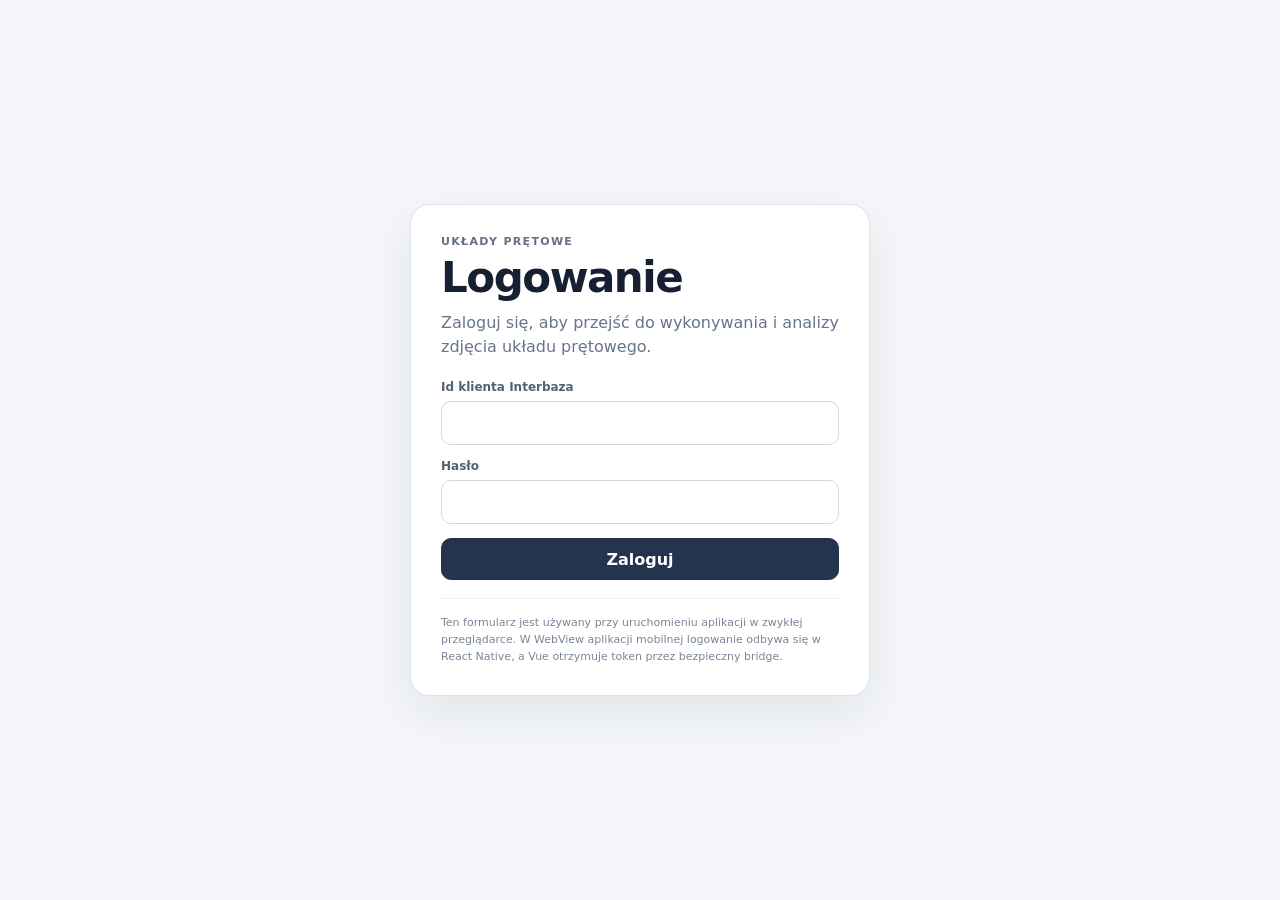
<file: index.html>
<!doctype html>
<html lang="pl">
  <head>
    <meta charset="UTF-8" />
    <meta name="viewport" content="width=device-width, initial-scale=1.0, viewport-fit=cover" />
    <meta name="theme-color" content="#ffffff" />
    <meta name="color-scheme" content="light" />
    <title>Układy prętowe</title>
    <script type="module" crossorigin src="./assets/index-4WZ3LdS_.js"></script>
    <link rel="stylesheet" crossorigin href="./assets/index-CuhpTHkO.css">
  </head>
  <body>
    <div id="app"></div>
  </body>
</html>
</file>
<file: assets/index-CuhpTHkO.css>
:root{font-family:Inter,ui-sans-serif,system-ui,-apple-system,BlinkMacSystemFont,Segoe UI,sans-serif;color:#172033;background:#f4f6f9;font-synthesis:none}*{box-sizing:border-box}body{margin:0;min-width:320px;background:#f4f6f9}button,textarea,input{font:inherit}button{cursor:pointer}.app-shell{min-height:100vh;padding:20px}.topbar{max-width:1800px;margin:0 auto 16px;display:flex;justify-content:space-between;align-items:flex-end;gap:24px}.topbar h1{margin:2px 0 4px;font-size:clamp(26px,3vw,42px);letter-spacing:-.035em}.topbar p,.panel-head p{margin:0;color:#697386}.eyebrow{text-transform:uppercase;letter-spacing:.12em;font-weight:800;font-size:11px;color:#657087}.top-actions{display:flex;gap:8px;flex-wrap:wrap}.button{border:1px solid #d6dce7;background:#fff;color:#22304a;border-radius:10px;min-height:42px;padding:0 14px;font-weight:750;display:inline-flex;align-items:center;justify-content:center}.button.primary{background:#24344f;color:#fff;border-color:#24344f}.button.full{width:100%}.file-button input{display:none}.layout{max-width:1800px;margin:0 auto;display:block}.panel,.canvas-card{background:#fff;border:1px solid #e0e5ed;border-radius:16px;box-shadow:0 8px 30px #1c273a0d}.panel{padding:16px}.right-panel{position:sticky;top:16px;max-height:calc(100vh - 32px);overflow:auto}.panel-head{display:flex;justify-content:space-between;align-items:flex-start;gap:10px;margin-bottom:12px}.panel-head h2{margin:1px 0 2px;font-size:20px}.text-button,.close-button{border:0;background:transparent;color:#455a7a;font-weight:750;padding:6px 8px;border-radius:8px}.close-button{font-size:23px;line-height:1}.schema-note{display:grid;gap:6px;background:#f6f8fb;border:1px solid #e5e9f0;padding:12px;border-radius:12px;margin-bottom:10px}.schema-note strong{font-size:12px}.schema-note code{white-space:normal;font-size:11px;color:#56647b}textarea{width:100%;min-height:470px;resize:vertical;border:1px solid #d7dde7;background:#101825;color:#dce7f7;border-radius:12px;padding:13px;font-family:SFMono-Regular,Consolas,monospace;font-size:12px;line-height:1.55;outline:none}textarea:focus{border-color:#6f86aa;box-shadow:0 0 0 3px #5a73991f}.alert{margin-top:10px;border-radius:10px;padding:10px 11px;font-size:12px}.alert.error{color:#8a2733;background:#fff0f2;border:1px solid #f4ccd2}.alert.ok{color:#226046;background:#eef9f3;border:1px solid #cfeadb}.canvas-card{overflow:hidden;min-width:0}.canvas-toolbar{padding:13px 15px;border-bottom:1px solid #e5e8ef;display:flex;justify-content:space-between;gap:12px;align-items:center}.canvas-toolbar strong{display:block}.canvas-toolbar span{display:block;color:#748097;font-size:12px;margin-top:2px}.zoom-controls{display:flex;border:1px solid #dce1e9;border-radius:9px;overflow:hidden}.zoom-controls button{border:0;border-right:1px solid #e1e5ec;background:#fff;min-width:39px;height:36px;color:#32435f;font-weight:750}.zoom-controls button:last-child{border-right:0}.svg-wrap{width:100%;overflow:auto;background:#fbfcfe}.svg-wrap svg{display:block;width:100%;min-width:650px;height:auto}.grid-lines line{stroke:#dfe5ed;stroke-width:1.3;stroke-dasharray:4 6}.grid-lines text{fill:#a0aabc;font-size:14px;font-weight:700}.bar-hit{stroke:transparent;stroke-width:20}.bar-line{stroke:#1d2838;stroke-width:5;stroke-linecap:round;transition:stroke .14s,stroke-width .14s}.bar-group{cursor:pointer}.bar-group:hover .bar-line,.bar-group.selected .bar-line{stroke:#496f9d;stroke-width:7}.bar-label rect{fill:#fffffff0;stroke:#dde3ec}.bar-label text{fill:#3d4d66;font-size:13px;font-weight:800;pointer-events:none}.node-group{cursor:pointer}.node-hit{fill:transparent}.node-dot{fill:#fff;stroke:#172235;stroke-width:3.2}.node-group:hover .node-dot,.node-group.selected .node-dot{fill:#dce8f5;stroke:#3e699b;stroke-width:4}.node-label rect{fill:#fffffff2;stroke:#dde3ec}.node-label text{fill:#172235;font-size:14px;font-weight:900;pointer-events:none}.support-symbol{fill:#fff;stroke:#26354e;stroke-width:2.8}.support-symbol line{fill:none}.hatch{stroke:#8d98aa;stroke-width:1.5}.property-list{margin:0;display:grid}.property-list>div{display:flex;justify-content:space-between;gap:14px;padding:10px 0;border-bottom:1px solid #edf0f4}.property-list dt{color:#778297;font-size:12px}.property-list dd{margin:0;font-weight:750;text-align:right}.right-panel h3{margin:20px 0 8px;font-size:13px}.chips{display:flex;flex-wrap:wrap;gap:7px}.chips button{border:1px solid #dbe1ea;background:#f7f9fc;border-radius:999px;padding:7px 11px;font-weight:750;color:#354761}.link-card{width:100%;border:1px solid #e0e5ed;background:#fafbfd;border-radius:11px;padding:11px;margin-top:8px;display:flex;justify-content:space-between;gap:10px;text-align:left;color:#24344f}.link-card span{color:#7a8599}.empty-state{text-align:center;padding:44px 10px 32px}.empty-icon{font-size:34px;color:#7b8ca6}.empty-state h2{margin:8px 0 6px}.empty-state p{color:#7a8597;font-size:13px;line-height:1.5}.model-summary{border-top:1px solid #eceff4;padding-top:6px}@media (max-width: 900px){.app-shell{padding:12px}.topbar{align-items:flex-start;flex-direction:column}.svg-wrap svg{min-width:600px}}.canvas-actions{display:flex;align-items:flex-end;gap:10px;flex-wrap:wrap;justify-content:flex-end}.loadcase-control{display:grid;gap:4px;min-width:180px}.loadcase-control span{font-size:10px;text-transform:uppercase;letter-spacing:.08em;font-weight:800;color:#768299;margin:0}.loadcase-control select{min-height:36px;border:1px solid #dce1e9;border-radius:9px;padding:0 30px 0 10px;background:#fff;color:#2d3d58;font:inherit;font-size:12px;font-weight:700}.loadcase-control select:disabled{color:#949eae;background:#f5f7fa}.canvas-warning{padding:9px 14px;border-bottom:1px solid #f0dfb7;background:#fff9e9;color:#765b1c;font-size:11px}.canvas-warning code{font-weight:800}.force-load line{stroke:#c73838;stroke-width:3.3}.force-arrow-head{fill:#c73838}.force-load text{fill:#a52828;font-size:13px;font-weight:900;paint-order:stroke;stroke:#fff;stroke-width:4px;stroke-linejoin:round}.moment-load path{fill:none;stroke:#a84a9a;stroke-width:3}.moment-arrow-head{fill:#a84a9a}.moment-load text{fill:#853778;font-size:12px;font-weight:900;paint-order:stroke;stroke:#fff;stroke-width:4px}.load-list{display:grid;gap:7px}.load-card{padding:10px 11px;border:1px solid #e2e6ed;border-radius:10px;background:#fafbfd;display:grid;gap:3px}.load-card strong{font-size:12px}.load-card span,.muted{color:#7b8698;font-size:11px}.property-list.compact>div{padding:7px 0}.property-list.compact dd{max-width:58%;overflow-wrap:anywhere}@media (max-width: 900px){.canvas-toolbar{align-items:flex-start;flex-direction:column}.canvas-actions{width:100%;justify-content:space-between}.loadcase-control{flex:1}}.node-dot.rigid{fill:#172235;stroke:#172235}.node-dot.hinged{fill:#fff;stroke:#172235}.node-group:hover .node-dot.rigid,.node-group.selected .node-dot.rigid{fill:#496f9d;stroke:#315a88}.node-group:hover .node-dot.hinged,.node-group.selected .node-dot.hinged{fill:#dce8f5;stroke:#3e699b}.distributed-load line{stroke:#c73838;stroke-width:2.7}.distributed-load text{fill:#a52828;font-size:12px;font-weight:900;paint-order:stroke;stroke:#fff;stroke-width:4px;stroke-linejoin:round}.canvas-legend{display:flex;flex-wrap:wrap;gap:14px;align-items:center;padding:10px 15px 12px;border-top:1px solid #edf0f4;color:#6f7b90;font-size:11px}.canvas-legend span{display:inline-flex;align-items:center;gap:7px}.legend-node{width:13px;height:13px;border-radius:50%;border:2px solid #172235;display:inline-block}.legend-node.rigid{background:#172235}.legend-node.hinged{background:#fff}.legend-force{width:24px;height:0;border-top:3px solid #c73838;position:relative;display:inline-block}.legend-force:after{content:"";position:absolute;right:-1px;top:-5px;border-left:7px solid #c73838;border-top:4px solid transparent;border-bottom:4px solid transparent}.distributed-load .distributed-connector{stroke-width:3.1}.source-status{display:inline-flex;margin-top:8px;padding:6px 9px;border-radius:999px;background:#eef9f3;border:1px solid #cfeadb;color:#226046;font-size:11px;font-weight:800}.global-alert{max-width:1800px;margin:0 auto 14px}.back-button{background:#f7f9fc}.source-status{display:inline-flex;margin-top:8px;padding:6px 9px;border-radius:999px;background:#eef3f9;border:1px solid #d8e1ee;color:#405574;font-size:11px;font-weight:800}.svg-wrap{position:relative}.hover-tooltip{position:absolute;z-index:30;min-width:190px;max-width:300px;padding:10px 12px;border:1px solid #cfd7e3;border-radius:10px;background:#fffffff7;box-shadow:0 10px 28px #19253829;pointer-events:none;color:#22304a;font-size:12px}.hover-tooltip>strong{display:block;margin-bottom:6px;font-size:13px}.tooltip-row{display:flex;justify-content:space-between;gap:18px;padding:3px 0}.tooltip-row span{color:#778297}.tooltip-row b{text-align:right;font-weight:750}.load-hover{cursor:help}.load-hover line,.load-hover path{transition:stroke-width .12s}.load-hover:hover line,.load-hover:hover path{stroke-width:4.2}.edit-again{margin-top:14px}.modal-backdrop{position:fixed;top:0;right:0;bottom:0;left:0;z-index:1000;display:grid;place-items:center;padding:20px;background:#151f2f6b;-webkit-backdrop-filter:blur(2px);backdrop-filter:blur(2px)}.property-modal{width:min(460px,100%);background:#fff;border:1px solid #dce2eb;border-radius:16px;box-shadow:0 24px 70px #111c2d47;padding:18px}.modal-head{display:flex;align-items:flex-start;justify-content:space-between;gap:16px;margin-bottom:18px}.modal-head h2{margin:2px 0 0;font-size:22px}.modal-field{display:grid;gap:7px;margin:14px 0}.modal-field>span{font-size:12px;font-weight:800;color:#536176}.modal-field input,.modal-field select{width:100%;min-height:42px;border:1px solid #cfd7e3;border-radius:10px;padding:0 11px;background:#fff;color:#172033;font:inherit;outline:none}.modal-field input:focus,.modal-field select:focus{border-color:#5878a3;box-shadow:0 0 0 3px #5878a31f}.modal-field small{color:#7c8798;line-height:1.4}.field-with-unit{display:grid;grid-template-columns:1fr auto;align-items:center;gap:8px}.field-with-unit>span{min-width:42px;color:#66758d;font-weight:750}.support-checkbox{display:flex;align-items:center;gap:10px;padding:11px 0;font-weight:750}.support-checkbox input{width:18px;height:18px}.modal-actions{display:flex;justify-content:flex-end;gap:8px;margin-top:20px;padding-top:14px;border-top:1px solid #edf0f4}@media (max-width: 600px){.modal-backdrop{padding:10px;align-items:end}.property-modal{border-radius:16px 16px 8px 8px}}.load-hit{stroke:transparent!important;stroke-width:16!important;fill:none!important;pointer-events:stroke}.canvas-navigation{display:flex;align-items:center;gap:12px;flex-wrap:wrap;justify-content:flex-end}.navigation-hint{color:#7a8597!important;font-size:11px!important;white-space:nowrap}.zoom-controls .fit-button{min-width:118px;padding:0 12px}.canvas-wrap{position:relative;width:100%;height:clamp(440px,68vh,780px);min-height:440px;overflow:hidden;background:#fbfcfe;-webkit-user-select:none;user-select:none}.structure-canvas{display:block;width:100%;height:100%;touch-action:none;cursor:grab;outline:none}.legend-help{margin-left:auto;color:#8a94a5}@media (max-width: 900px){.canvas-wrap{height:560px;min-height:420px}.canvas-navigation{width:100%;justify-content:space-between}.navigation-hint{order:2;width:100%}.legend-help{width:100%;margin-left:0}}@media (max-width: 560px){.canvas-wrap{height:480px;min-height:400px}.zoom-controls{width:100%}.zoom-controls button{flex:1}.zoom-controls .fit-button{flex:2}}.zoom-readout{min-width:48px;text-align:right;color:#607089!important;font-size:11px!important;font-weight:800}.canvas-display-options{display:flex;align-items:center;gap:12px;flex-wrap:wrap;margin-left:auto}.canvas-display-options label{display:inline-flex;align-items:center;gap:6px;min-height:34px;color:#536176;font-size:11px;font-weight:750;white-space:nowrap;cursor:pointer}.canvas-display-options input{width:16px;height:16px;margin:0;accent-color:#496f9d}@media (max-width: 1100px){.canvas-toolbar{flex-wrap:wrap}.canvas-display-options{margin-left:0;order:3;width:100%}}@media (max-width: 620px){.canvas-display-options{display:grid;grid-template-columns:1fr;gap:4px}}.canvas-display-options label.disabled{opacity:.45;cursor:default}.auth-shell,.capture-shell{min-height:100vh;padding:24px 18px;display:grid;place-items:start center}.auth-shell{place-items:center}.auth-card,.capture-card{width:min(980px,100%);background:#fff;border:1px solid #dde4ed;border-radius:20px;padding:clamp(18px,3vw,30px);box-shadow:0 18px 50px #18233414}.auth-card{width:min(460px,100%)}.auth-card h1,.capture-card h1{margin:5px 0 9px;font-size:clamp(28px,4vw,42px);letter-spacing:-.035em}.auth-intro,.intro{margin:0 0 20px;color:#687489;line-height:1.55}.auth-form{display:grid;gap:14px}.form-field{display:grid;gap:7px}.form-field>span{color:#536176;font-size:12px;font-weight:800}.form-field input{width:100%;min-height:44px;border:1px solid #cfd7e3;border-radius:10px;padding:0 11px;background:#fff;color:#172033;outline:none}.form-field input:focus{border-color:#5878a3;box-shadow:0 0 0 3px #5878a31f}.auth-note{margin:18px 0 0;padding-top:15px;border-top:1px solid #edf0f4;color:#7a8597;font-size:11px;line-height:1.55}.auth-note code{overflow-wrap:anywhere}.button:disabled{opacity:.55;cursor:progress}.capture-header{display:flex;justify-content:space-between;gap:20px;align-items:flex-start}.session-pill{display:inline-flex;margin:0 0 14px;padding:6px 9px;border-radius:999px;background:#eef3f9;border:1px solid #d8e1ee;color:#405574;font-size:11px;font-weight:800}.camera-stage{position:relative;width:100%;aspect-ratio:4 / 3;max-height:68vh;min-height:300px;overflow:hidden;border-radius:16px;background:#101722;border:1px solid #263346}.camera-stage video,.camera-stage img{display:block;width:100%;height:100%;object-fit:contain;background:#0d131d}.camera-stage [hidden]{display:none!important}.camera-placeholder,.processing-overlay{position:absolute;top:0;right:0;bottom:0;left:0;display:flex;flex-direction:column;align-items:center;justify-content:center;gap:9px;padding:24px;text-align:center;color:#dce6f4;background:#101722}.camera-placeholder span,.processing-overlay span{color:#9facbf;font-size:13px;max-width:500px;line-height:1.45}.camera-icon{font-size:48px;color:#8797ad}.processing-overlay{background:#0c131dd1;-webkit-backdrop-filter:blur(3px);backdrop-filter:blur(3px)}.spinner{width:38px;height:38px;border:4px solid rgba(255,255,255,.2);border-top-color:#fff;border-radius:50%;animation:spin .8s linear infinite}@keyframes spin{to{transform:rotate(360deg)}}.progress-track{width:min(360px,80%);height:7px;border-radius:999px;background:#ffffff26;overflow:hidden;margin-top:4px}.progress-bar{height:100%;background:#fff;border-radius:inherit;transition:width .2s ease}.actions{display:flex;flex-wrap:wrap;gap:9px;margin-top:14px}.actions .primary{min-width:180px}.status{margin-top:14px;border-radius:10px;padding:11px 12px;font-size:13px;border:1px solid #dfe5ed;background:#f7f9fc}.status[data-kind=success]{color:#226046;background:#eef9f3;border-color:#cfeadb}.status[data-kind=error]{color:#8a2733;background:#fff0f2;border-color:#f4ccd2}.status[data-kind=waiting]{color:#6d541a;background:#fff9e9;border-color:#efdfb9}@media (prefers-reduced-motion: reduce){.spinner{animation:none}.progress-bar{transition:none}}@media (max-width: 640px){.auth-shell,.capture-shell{padding:10px}.auth-card,.capture-card{border-radius:14px;padding:14px}.capture-header{flex-direction:column}.camera-stage{min-height:250px;aspect-ratio:3 / 4}.actions{display:grid;grid-template-columns:1fr}.actions .button{width:100%}}.legend-warning{display:inline-grid;place-items:center;width:18px;height:18px;border-radius:50%;background:#f59e0b;color:#fff;font-style:normal;font-size:12px;font-weight:900;line-height:1}.native-auth-card{text-align:left}.native-wait-row{display:flex;align-items:center;gap:12px;margin-top:18px;padding:12px 14px;border:1px solid #dfe5ed;border-radius:10px;background:#f7f9fc;color:#536176;font-size:13px}.native-spinner{display:inline-block;flex:0 0 auto;width:24px;height:24px;border-width:3px;border-color:#3c4d662e;border-top-color:#405574}
</file>
